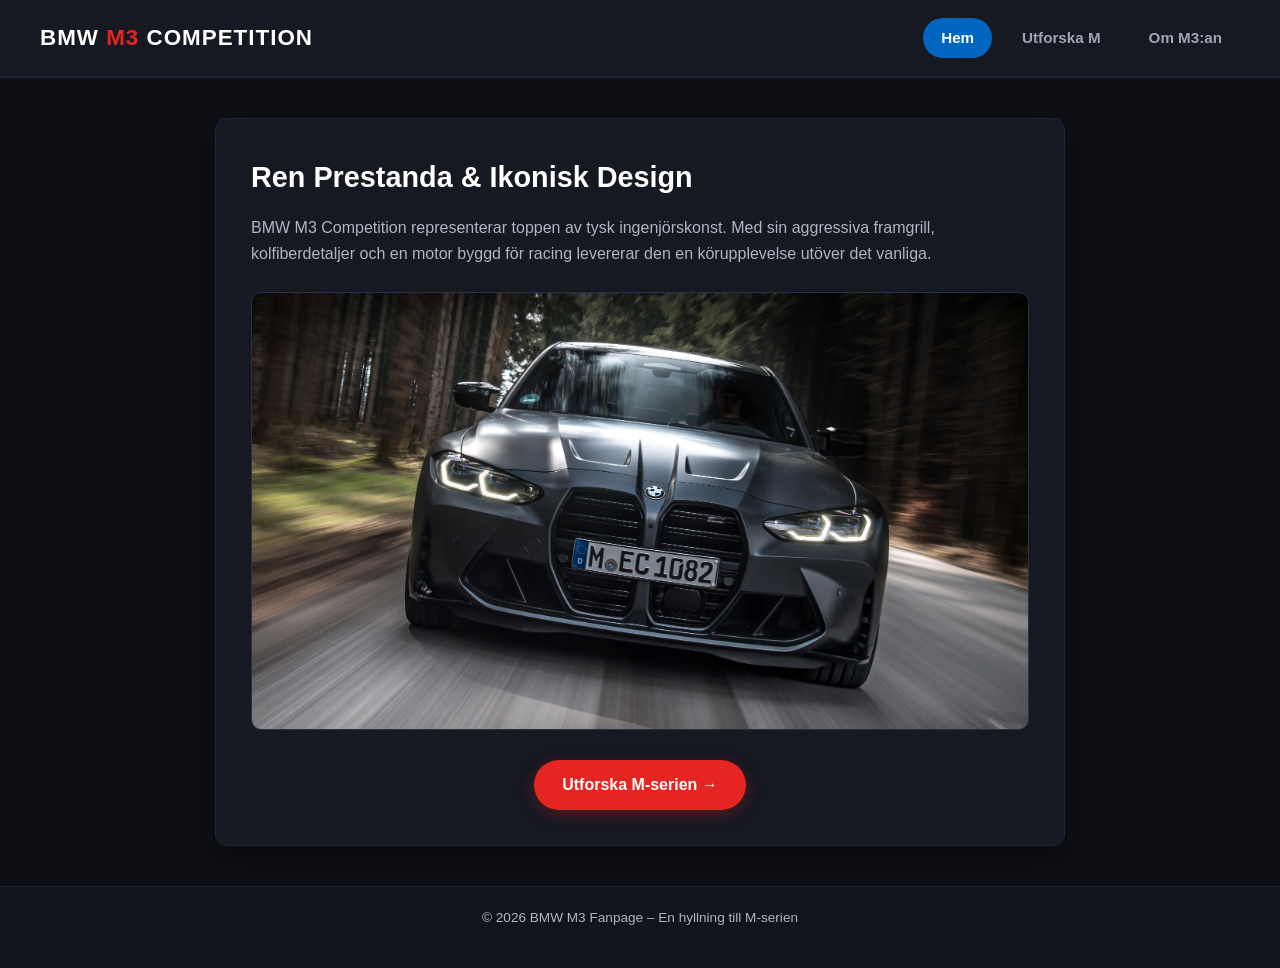
<file: index.html>
<!DOCTYPE html>
<html lang="sv">
<head>
    <meta charset="UTF-8">
    <meta name="viewport" content="width=device-width, initial-scale=1.0">
    <title>BMW M3 Competition | Start</title>
    <link rel="stylesheet" href="style.css">
</head>
<body>

    <header>
        <div class="logo">BMW <span>M3</span> Competition</div>
        <nav>
            <a href="index.html" class="nav-btn active">Hem</a>
            <a href="utforska.html" class="nav-btn">Utforska M</a>
            <a href="om.html" class="nav-btn">Om M3:an</a>
        </nav>
    </header>

    <main>
        <section class="hero-card">
            <h2>Ren Prestanda & Ikonisk Design</h2>
            <p>BMW M3 Competition representerar toppen av tysk ingenjörskonst. Med sin aggressiva framgrill, kolfiberdetaljer och en motor byggd för racing levererar den en körupplevelse utöver det vanliga.</p>
            
            <div class="image-wrapper">
                <img src="bmw1.jpg" alt="BMW M3 Competition front">
            </div>

            <div class="action-area">
                <a href="utforska.html" class="cta-button">Utforska M-serien →</a>
            </div>
        </section>
    </main>

    <footer>
        <p>© 2026 BMW M3 Fanpage – En hyllning till M-serien</p>
    </footer>

</body>
</html>
</file>
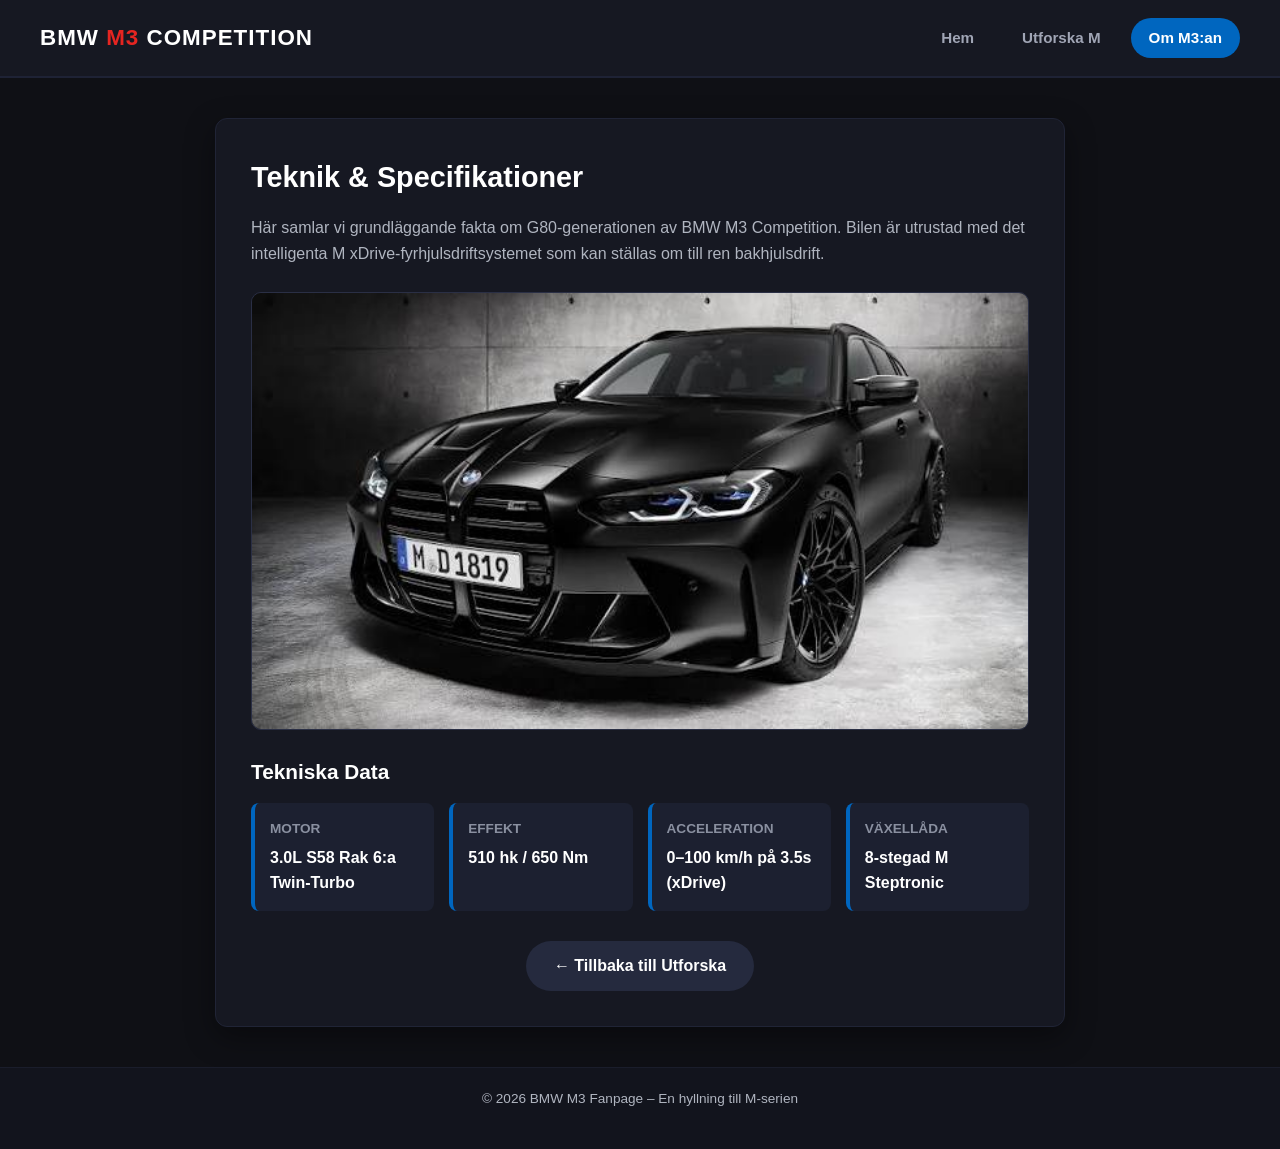
<file: om.html>
<!DOCTYPE html>
<html lang="sv">
<head>
    <meta charset="UTF-8">
    <meta name="viewport" content="width=device-width, initial-scale=1.0">
    <title>BMW M3 Competition | Om & Fakta</title>
    <link rel="stylesheet" href="style.css">
</head>
<body>

    <header>
        <div class="logo">BMW <span>M3</span> Competition</div>
        <nav>
            <a href="index.html" class="nav-btn">Hem</a>
            <a href="utforska.html" class="nav-btn">Utforska M</a>
            <a href="om.html" class="nav-btn active">Om M3:an</a>
        </nav>
    </header>

    <main>
        <section class="content-card">
            <h2>Teknik & Specifikationer</h2>
            <p>Här samlar vi grundläggande fakta om G80-generationen av BMW M3 Competition. Bilen är utrustad med det intelligenta M xDrive-fyrhjulsdriftsystemet som kan ställas om till ren bakhjulsdrift.</p>

            <div class="image-wrapper">
                <img src="bmw2.jpg" alt="BMW M3 Competition detaljbild">
            </div>

            <h3>Tekniska Data</h3>
            <div class="specs-grid">
                <div class="spec-box">
                    <span class="spec-title">Motor</span>
                    <span class="spec-value">3.0L S58 Rak 6:a Twin-Turbo</span>
                </div>
                <div class="spec-box">
                    <span class="spec-title">Effekt</span>
                    <span class="spec-value">510 hk / 650 Nm</span>
                </div>
                <div class="spec-box">
                    <span class="spec-title">Acceleration</span>
                    <span class="spec-value">0–100 km/h på 3.5s (xDrive)</span>
                </div>
                <div class="spec-box">
                    <span class="spec-title">Växellåda</span>
                    <span class="spec-value">8-stegad M Steptronic</span>
                </div>
            </div>

            <div class="action-area">
                <a href="utforska.html" class="cta-button secondary">← Tillbaka till Utforska</a>
            </div>
        </section>
    </main>

    <footer>
        <p>© 2026 BMW M3 Fanpage – En hyllning till M-serien</p>
    </footer>

</body>
</html>
</file>
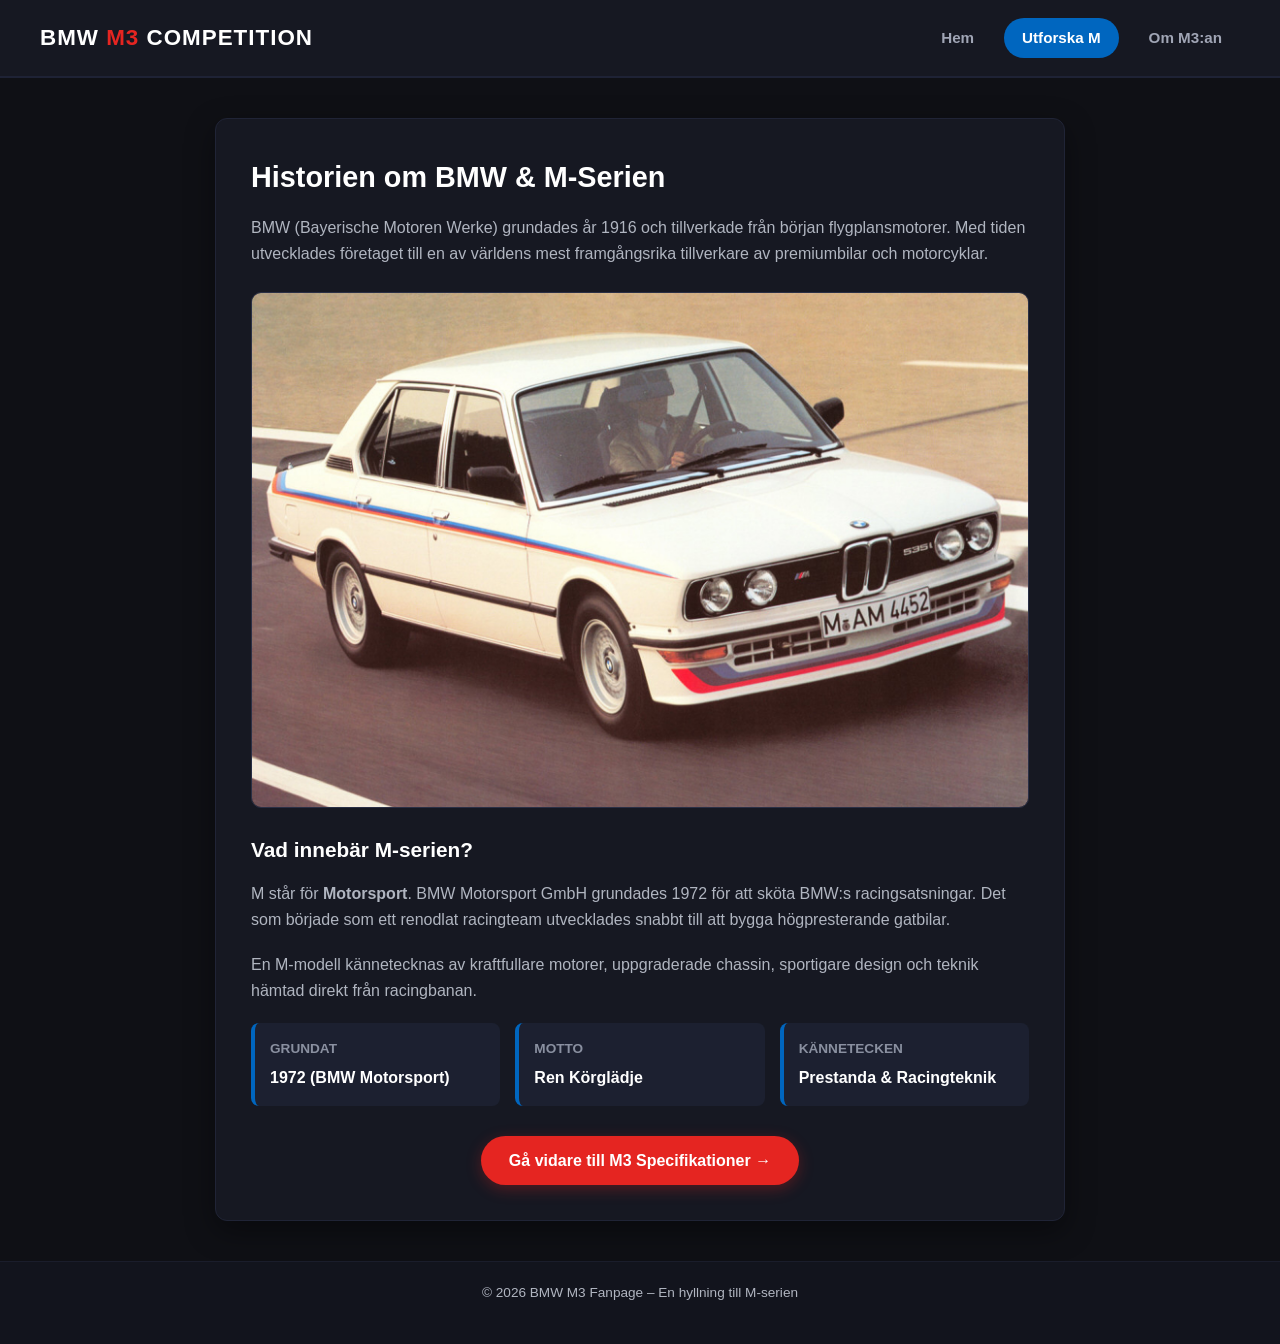
<file: utforska.html>
<!DOCTYPE html>
<html lang="sv">
<head>
    <meta charset="UTF-8">
    <meta name="viewport" content="width=device-width, initial-scale=1.0">
    <title>BMW & M-Serien | Historik</title>
    <link rel="stylesheet" href="style.css">
</head>
<body>

    <header>
        <div class="logo">BMW <span>M3</span> Competition</div>
        <nav>
            <a href="index.html" class="nav-btn">Hem</a>
            <a href="utforska.html" class="nav-btn active">Utforska M</a>
            <a href="om.html" class="nav-btn">Om M3:an</a>
        </nav>
    </header>

    <main>
        <section class="content-card">
            <h2>Historien om BMW & M-Serien</h2>
            <p>BMW (Bayerische Motoren Werke) grundades år 1916 och tillverkade från början flygplansmotorer. Med tiden utvecklades företaget till en av världens mest framgångsrika tillverkare av premiumbilar och motorcyklar.</p>

            <div class="image-wrapper">
                <img src="bmw3.jpg" alt="BMW M-serie bild">
            </div>

            <h3>Vad innebär M-serien?</h3>
            <p>M står för <strong>Motorsport</strong>. BMW Motorsport GmbH grundades 1972 för att sköta BMW:s racingsatsningar. Det som började som ett renodlat racingteam utvecklades snabbt till att bygga högpresterande gatbilar.</p>
            
            <p>En M-modell kännetecknas av kraftfullare motorer, uppgraderade chassin, sportigare design och teknik hämtad direkt från racingbanan.</p>

            <div class="specs-grid">
                <div class="spec-box">
                    <span class="spec-title">Grundat</span>
                    <span class="spec-value">1972 (BMW Motorsport)</span>
                </div>
                <div class="spec-box">
                    <span class="spec-title">Motto</span>
                    <span class="spec-value">Ren Körglädje</span>
                </div>
                <div class="spec-box">
                    <span class="spec-title">Kännetecken</span>
                    <span class="spec-value">Prestanda & Racingteknik</span>
                </div>
            </div>

            <div class="action-area">
                <a href="om.html" class="cta-button">Gå vidare till M3 Specifikationer →</a>
            </div>
        </section>
    </main>

    <footer>
        <p>© 2026 BMW M3 Fanpage – En hyllning till M-serien</p>
    </footer>

</body>
</html>
</file>
<file: style.css>
/* Nollställning och grundinställningar */
* {
    box-sizing: border-box;
    margin: 0;
    padding: 0;
}

body {
    font-family: 'Inter', -apple-system, BlinkMacSystemFont, 'Segoe UI', Roboto, sans-serif;
    background-color: #0f1015;
    color: #e6e6e6;
    line-height: 1.6;
    display: flex;
    flex-direction: column;
    min-height: 100vh;
}

/* Sidhuvud & Logotyp */
header {
    background-color: #161822;
    padding: 18px 40px;
    display: flex;
    justify-content: space-between;
    align-items: center;
    border-bottom: 2px solid #1e2235;
}

.logo {
    font-size: 1.4rem;
    font-weight: 800;
    letter-spacing: 1px;
    color: #ffffff;
    text-transform: uppercase;
}

.logo span {
    color: #e52521; /* M-Röd */
}

/* Navigeringsknappar i headern */
nav {
    display: flex;
    gap: 12px;
}

.nav-btn {
    color: #a0a5b5;
    text-decoration: none;
    padding: 8px 18px;
    border-radius: 20px;
    font-weight: 600;
    font-size: 0.95rem;
    transition: all 0.3s ease;
}

.nav-btn:hover {
    color: #ffffff;
    background-color: #252a3e;
}

.nav-btn.active {
    color: #ffffff;
    background-color: #0066bf; /* BMW Blå */
}

/* Huvudinnehåll & Kort */
main {
    flex: 1;
    max-width: 850px;
    width: 90%;
    margin: 40px auto;
}

.hero-card, .content-card {
    background-color: #161822;
    padding: 35px;
    border-radius: 12px;
    box-shadow: 0 10px 30px rgba(0, 0, 0, 0.4);
    border: 1px solid #202436;
}

h2 {
    font-size: 1.8rem;
    color: #ffffff;
    margin-bottom: 15px;
}

h3 {
    font-size: 1.3rem;
    color: #ffffff;
    margin: 25px 0 15px 0;
}

p {
    color: #b0b5c0;
    margin-bottom: 20px;
}

/* Bilder med snygg ram */
.image-wrapper {
    margin: 25px 0;
    overflow: hidden;
    border-radius: 10px;
    border: 1px solid #2a2f45;
}

img {
    width: 100%;
    height: auto;
    display: block;
    transition: transform 0.4s ease;
}

.image-wrapper:hover img {
    transform: scale(1.02);
}

/* Rutnät för specifikationer */
.specs-grid {
    display: grid;
    grid-template-columns: repeat(auto-fit, minmax(180px, 1fr));
    gap: 15px;
    margin-bottom: 30px;
}

.spec-box {
    background-color: #1c2030;
    padding: 15px;
    border-radius: 8px;
    border-left: 4px solid #0066bf;
    display: flex;
    flex-direction: column;
}

.spec-title {
    font-size: 0.85rem;
    color: #8a90a0;
    text-transform: uppercase;
    font-weight: 700;
}

.spec-value {
    font-size: 1rem;
    color: #ffffff;
    font-weight: 600;
    margin-top: 5px;
}

/* Huvudknappar (CTA) */
.action-area {
    margin-top: 30px;
    text-align: center;
}

.cta-button {
    display: inline-block;
    background-color: #e52521;
    color: #ffffff;
    text-decoration: none;
    padding: 12px 28px;
    border-radius: 30px;
    font-weight: 700;
    font-size: 1rem;
    transition: background-color 0.2s ease, transform 0.2s ease;
    box-shadow: 0 4px 15px rgba(229, 37, 33, 0.3);
}

.cta-button:hover {
    background-color: #c41e1b;
    transform: translateY(-2px);
}

.cta-button.secondary {
    background-color: #252a3e;
    color: #ffffff;
    box-shadow: none;
}

.cta-button.secondary:hover {
    background-color: #323854;
}

/* Sidfot */
footer {
    background-color: #12141d;
    text-align: center;
    padding: 20px;
    font-size: 0.85rem;
    color: #606575;
    border-top: 1px solid #1a1d2b;
}
</file>
